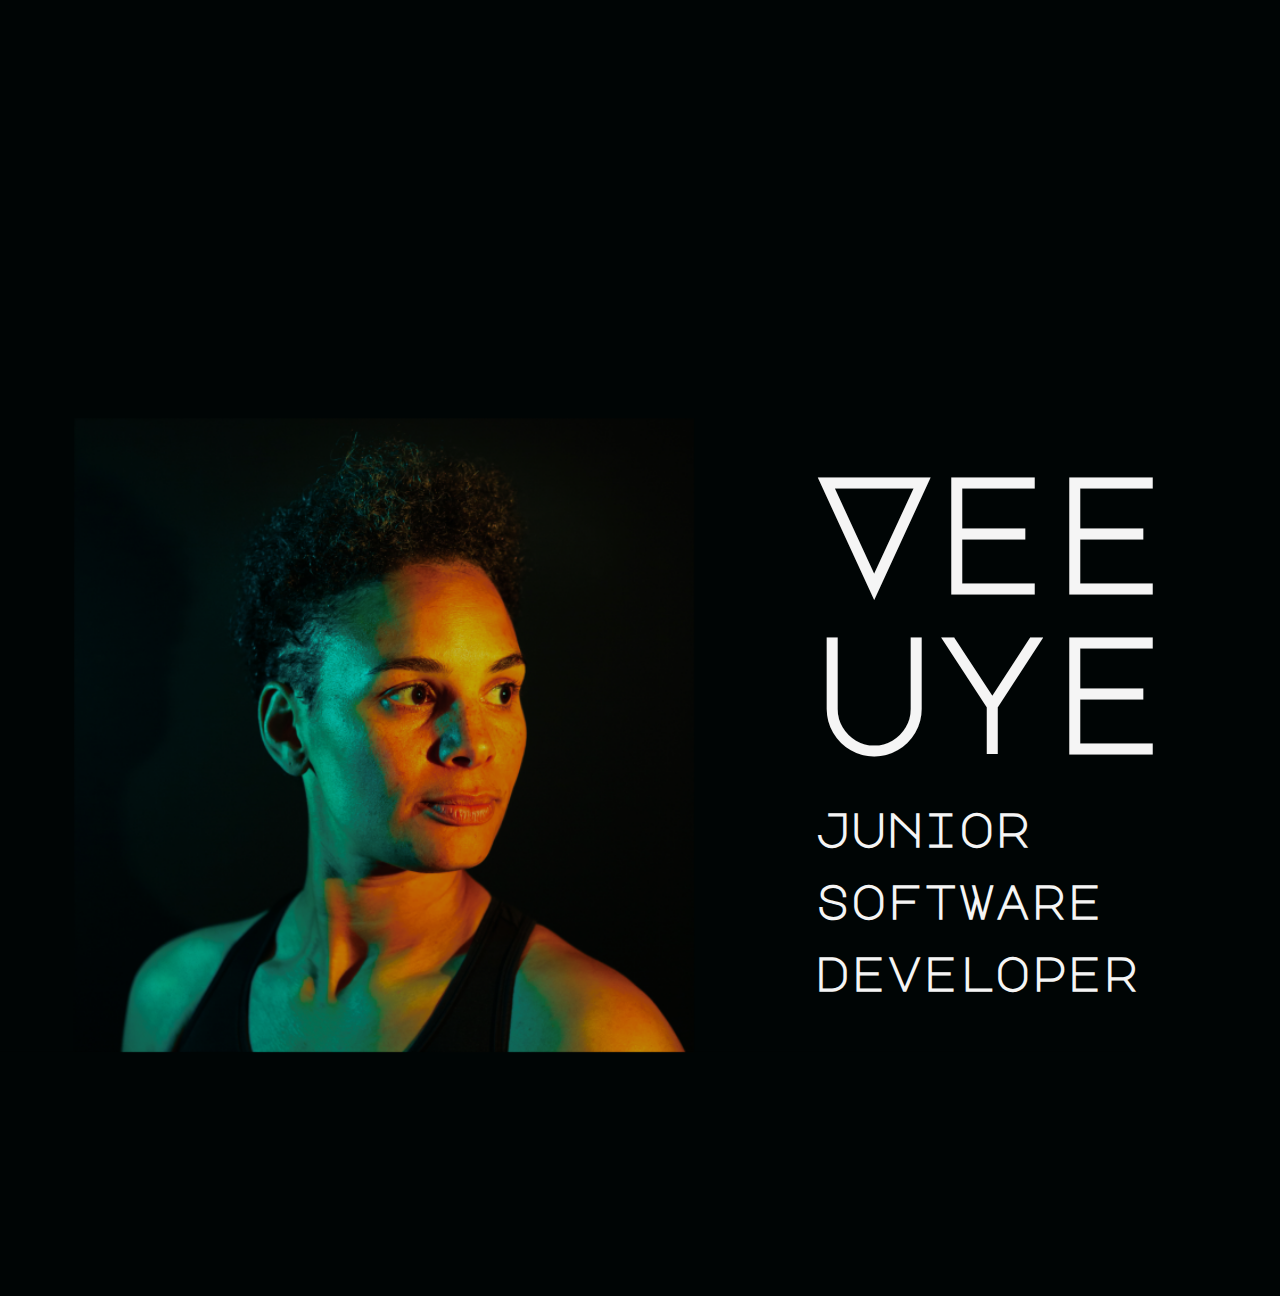
<file: index.html>
<!DOCTYPE html>
<html lang="en">
  <head>
    <meta charset="UTF-8" />
    <meta http-equiv="X-UA-Compatible" content="IE=edge" />
    <meta name="viewport" content="width=device-width, initial-scale=1.0" />
    <link rel="stylesheet" href="/css/styles.css" />
    <link rel="stylesheet" href="/css/normalise.css" />
    <link rel="preconnect" href="https://fonts.googleapis.com" />
    <link rel="preconnect" href="https://fonts.gstatic.com" crossorigin />
    <link
      href="https://fonts.googleapis.com/css2?family=Major+Mono+Display&family=Merriweather:wght@300&display=swap"
      rel="stylesheet"
    />
    <script src="text.js"></script>
    <title>Vee Uye</title>
  </head>
  <body>
    <div class="container">
      <div class="nav">
        <div class="nav-links"></div>
        <div class="logo"></div>
      </div>
      <div class="title-mobile">
        <h1 id="small-title">Vee uye</h1>
        <h2 id="small-subhead">junior software developer</h2>
      </div>
      <div class="splash">
        <div class="title-desktop">
          <h1 id="big-title">Vee uye</h1>
          <h2 id="big-subhead">junior software developer</h2>
        </div>
      </div>
      <div class="footer"></div>
    </div>
  </body>
</html>
</file>
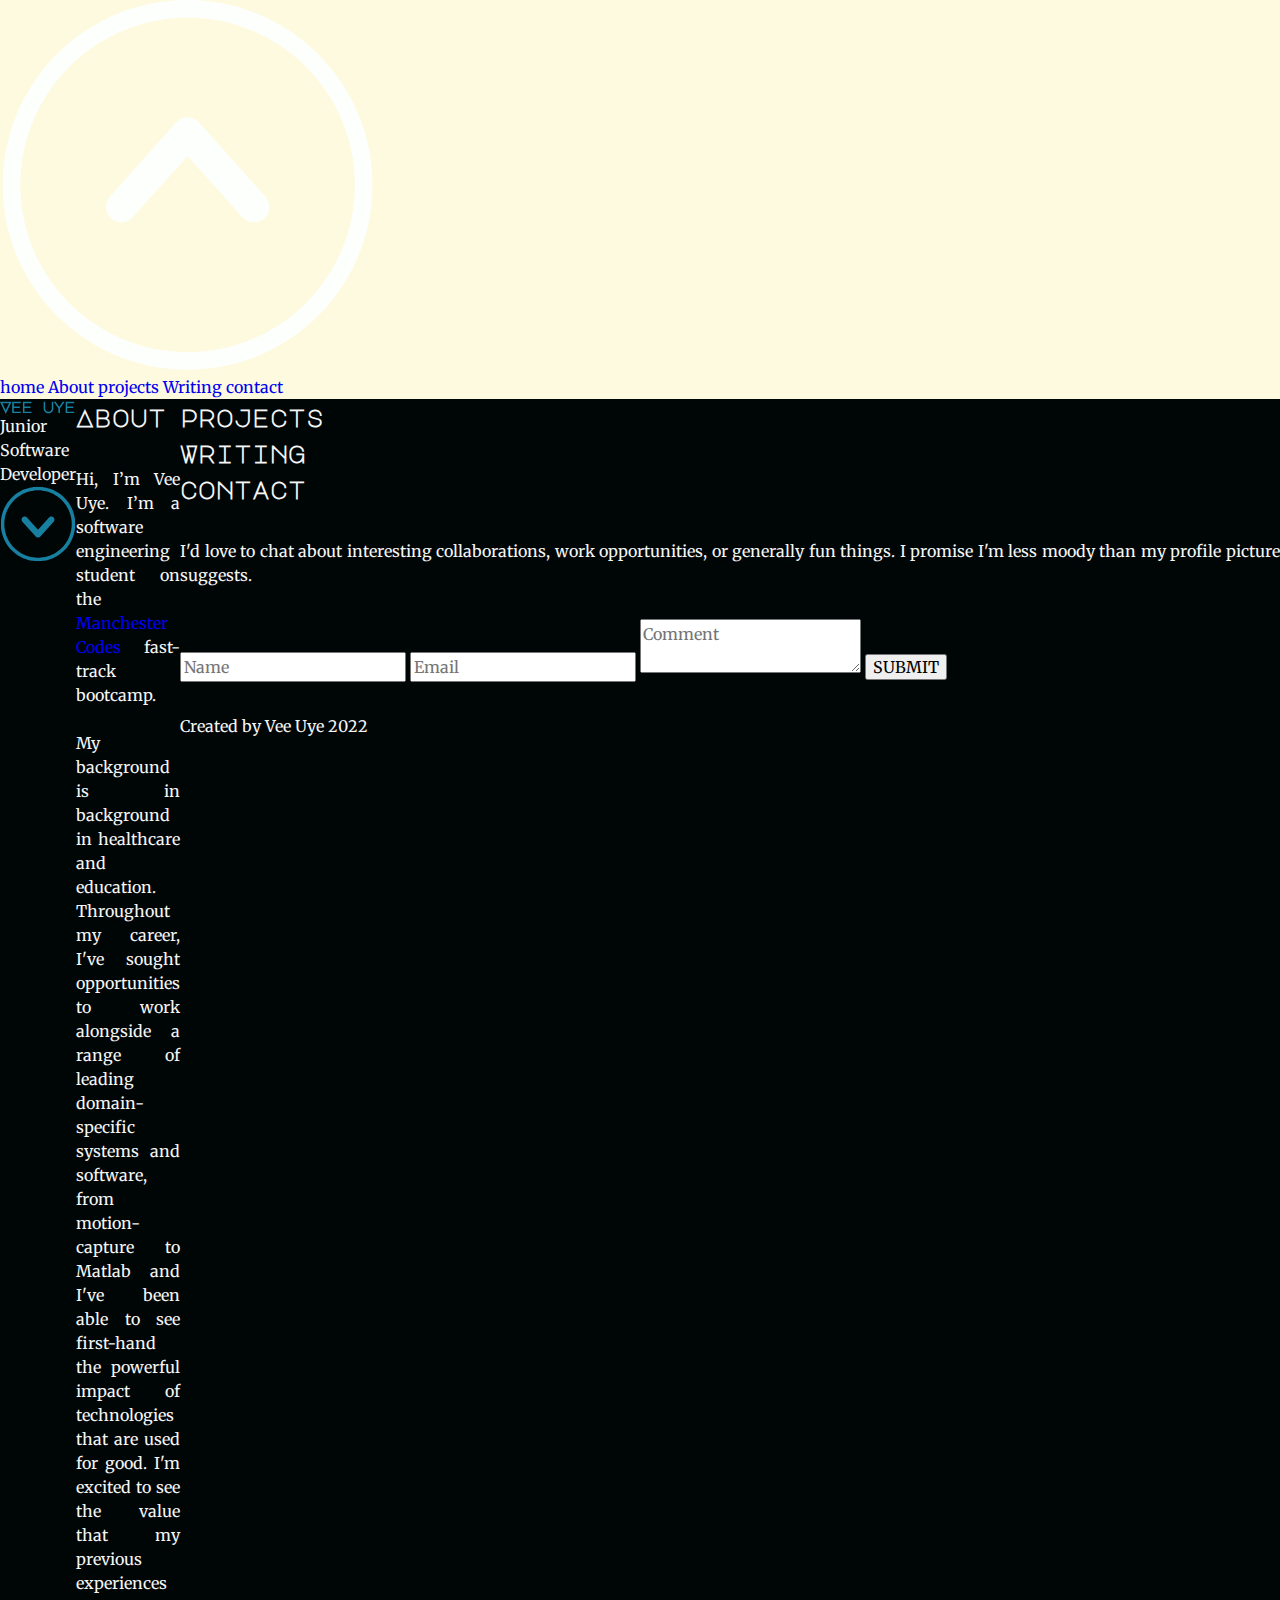
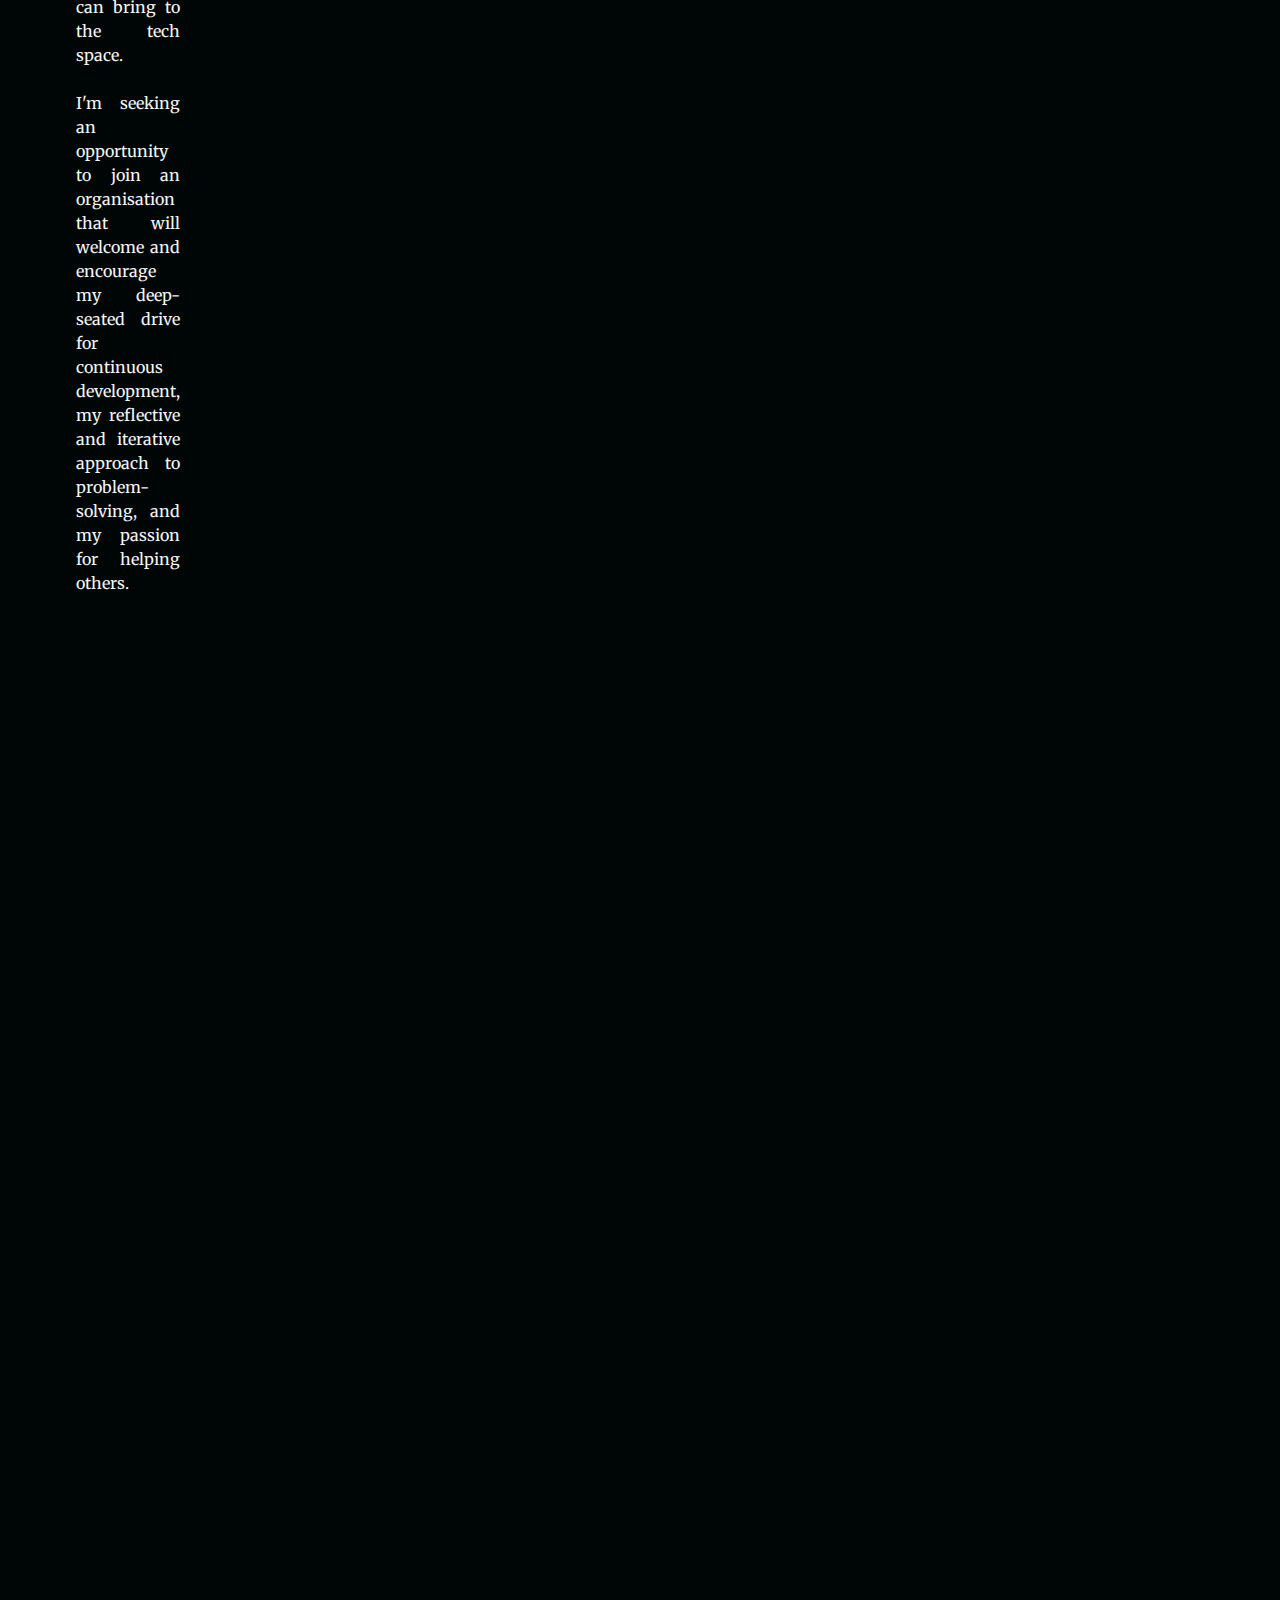
<file: index-old.html>
<!DOCTYPE html>
<html lang="en">
  <head>
    <meta charset="UTF-8" />
    <meta http-equiv="X-UA-Compatible" content="IE=edge" />
    <meta name="viewport" content="width=device-width, initial-scale=1.0" />
    <link rel="stylesheet" href="/css/styles.css" />
    <!-- <link rel="stylesheet" href="/css/normalise.css" /> -->
    <link rel="preconnect" href="https://fonts.googleapis.com" />
    <link rel="preconnect" href="https://fonts.gstatic.com" crossorigin />
    <link
      href="https://fonts.googleapis.com/css2?family=Major+Mono+Display&family=Merriweather:wght@300&display=swap"
      rel="stylesheet"
    />
    <script src="text.js"></script>
    <title>Vee Uye</title>
  </head>
  <body>
    <div id="myNav" class="overlay">
      <a href="#" class="closebtn" onclick="closeNav()"
        ><img src="./images/icons/menu-up-light.svg" alt="Close nav bar button"></a
      > <div class="overlay-content">
         <a href="#home" onclick="closeNav()" >home</a>
    <a href="#about" onclick="closeNav()" >About</a>
    <a href="#projects" onclick="closeNav()">projects</a>
    <a href="#writing" onclick="closeNav()">Writing</a>
    <a href="#contact" onclick="closeNav()">contact</a>
  </div>

</div>
    </div>
    <div class="container">
      <header class="main-header">
        <div class="logo"><div class="text-logo"><img src="./images/icons/logo-bold.svg" alt="Vee Uye text logo" /></div>
         <div class="tag-line">Junior Software Developer</div> 
        </div>
        <div class="main-nav" onclick="openNav()">
          <img
            src="./images/icons/menu-down-dark-blue.svg"
            alt="Open menu icon"
            class="menu-icon"
          />
        </div>
      </header>

      <div class="intro">
        <img 
          class="rounded-image"
          id="profile-img"
          src="./images/figma profile pic.jpeg"
          alt="Profile image of Vee Uye"
        />
      </div>

      <div id="about" class="about">
        <div><h2 class="main-h2">About</h2>
        <p>
          Hi, I’m Vee Uye. I’m a software engineering student on the <a href="https://www.manchestercodes.com/">Manchester Codes</a> fast-track bootcamp. <br><br>
          My background is in background in healthcare and education. Throughout my career, I've sought opportunities to work alongside a range of leading domain-specific systems and software, from motion-capture to Matlab and I've been able to see first-hand the powerful impact of technologies that are used for good. I'm excited to see the value that my previous experiences can bring to the tech space. <br><br>
          I'm seeking an opportunity to join an organisation that will welcome and encourage my deep-seated drive for continuous development, my reflective and iterative approach to problem-solving, and my passion for helping others. 
        </p>
        
      </div>
        
      </div>
      <div id="projects" class="projects"><h2 class="main-h2">projects</h2>
      
      <div id ="writing" class="writing"><h2 class="main-h2" >Writing
      </h2>
      <div id="contact" class="contact">
        <div class="contact-form">
          <h2 class="main-h2">contact</h2> <div class="socials"></div>
          <p> I'd love to chat about interesting collaborations, work opportunities, or generally fun things. I promise I'm less moody than my profile picture suggests.</p>
          </div>
          <form>      
  <input name="name" type="text" class="feedback-input" placeholder="Name" />   
  <input name="email" type="text" class="feedback-input" placeholder="Email" />
  <textarea name="text" class="feedback-input" placeholder="Comment"></textarea>
  <input type="submit" value="SUBMIT"/>
</form>
        </div>

       
      <div class="footer">
        <div class="credits"><p>Created by Vee Uye 2022</p></div>
      </div>
    </div>
  </body>
</html>
</file>
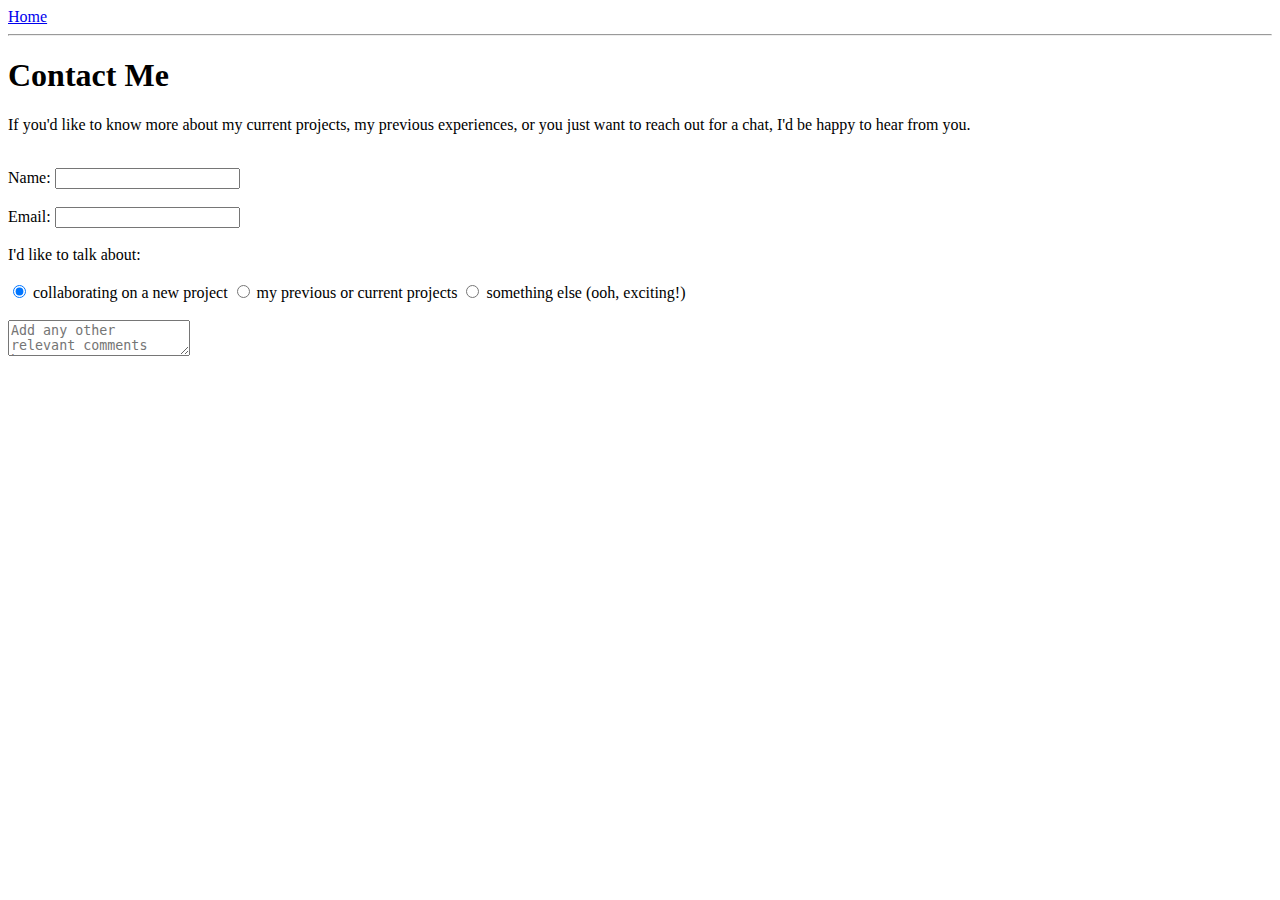
<file: pages/contact.html>
<!DOCTYPE html>
<html lang="en">
  <head>
    <meta charset="UTF-8" />
    <meta http-equiv="X-UA-Compatible" content="IE=edge" />
    <meta name="viewport" content="width=device-width, initial-scale=1.0" />
    <title>Contact</title>
  </head>
  <body>
    <nav><a href="../index.html">Home</a></nav>
    <hr />
    <h1>Contact Me</h1>
    <p>
      If you'd like to know more about my current projects, my previous experiences, or
      you just want to reach out for a chat, I'd be happy to hear from you.
    </p>
    <br>
    
      <label>
        Name:
        <input type="text" name="name" />
      </label>
      <br>
      <br>
      <label>
        Email:
        <input type="email" name="email" />
        <br>
        <br>
        <label> I'd like to talk about:
          <br>
          <br>
        <input type="radio" name="contact-reason" value="collaboration" checked="checked" /> collaborating on a new project
<input type="radio" name="contact-reason" value="projects" /> my previous or current projects
<input type="radio" name="contact-reason" value="work" /> something else (ooh, exciting!)
</label>
<br>
<br>
                <textarea name="comments" placeholder="Add any other relevant comments here"></textarea>
      
  </body>
</html>
</file>
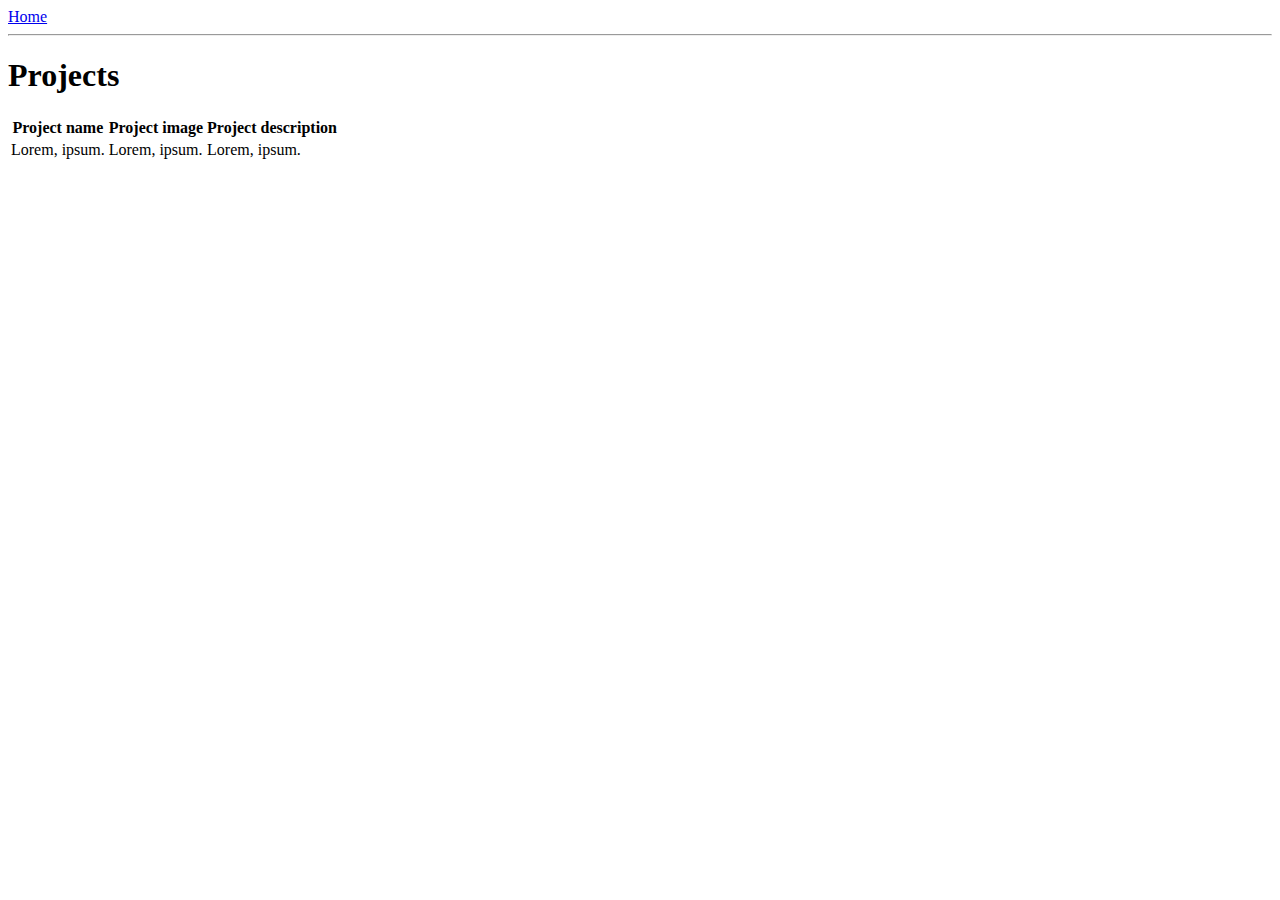
<file: pages/projects.html>
<!DOCTYPE html>
<html lang="en">
  <head>
    <meta charset="UTF-8" />
    <meta http-equiv="X-UA-Compatible" content="IE=edge" />
    <meta name="viewport" content="width=device-width, initial-scale=1.0" />
    <title>Projects</title>
  </head>
  <body>
    <nav><a href="../index.html">Home</a></nav>
    <hr />
    <h1>Projects</h1>
    <section>
      <table>
        <thead>
          <tr>
            <th>Project name</th>
            <th>Project image</th>
            <th>Project description</th>
          </tr>
        </thead>
        <tr>
          <td>Lorem, ipsum.</td>
          <td>Lorem, ipsum.</td>
          <td>Lorem, ipsum.</td>
        </tr>
      </table>
    </section>
  </body>
</html>
</file>
<file: css/styles.css>
/* 
  1. Use a more-intuitive box-sizing model.
*/
*,
*::before,
*::after {
  box-sizing: border-box;
}
/*
  2. Remove default margin
*/
* {
  margin: 0;
}
/*
  3. Allow percentage-based heights in the application
*/
html,
body {
  height: 100%;
}
/*
  Typographic tweaks!
  4. Add accessible line-height
  5. Improve text rendering
*/
body {
  line-height: 1.5;
  -webkit-font-smoothing: antialiased;
}
/*
  6. Improve media defaults
*/
img,
picture,
video,
canvas,
svg {
  display: block;
  max-width: 100%;
}
/*
  7. Remove built-in form typography styles
*/
input,
button,
textarea,
select {
  font: inherit;
}
/*
  8. Avoid text overflows
*/
p,
h1,
h2,
h3,
h4,
h5,
h6 {
  overflow-wrap: break-word;
}
/*
  9. Create a root stacking context
*/
#root,
#__next {
  isolation: isolate;
}
/* my css */

body {
  background-color: #fefae0;
  font-family: "Merriweather", serif;
  color: whitesmoke;
}

h1,
h2 {
  font-family: "Major Mono Display", monospace;
}

#small-title {
  font-size: 3rem;
}

#small-subhead {
  font-size: 1em;
}
p {
  text-align: justify;
  padding-top: 2rem;
  padding-bottom: 2rem;
}
a {
  text-decoration: none;
}

a:visited {
  color: #5c4d7d;
}

.container {
  background-color: #000505;
  display: grid;
  grid-template-columns: 1fr 1fr 1fr 1fr 1fr 1fr 1fr 1fr 1fr 1fr 1fr 1fr;
  grid-template-rows: 5vh 18vh 50vh 10vh;
  gap: 0px 0px;
  grid-auto-flow: row;
  grid-template-areas:
    ". nav . . . . . . . . . ."
    ". . title-mobile title-mobile title-mobile title-mobile title-mobile title-mobile title-mobile title-mobile . ."
    "splash splash splash splash splash splash splash splash splash splash splash splash"
    ". footer . . . . . . . . . .";
}

.nav {
  display: grid;
  grid-template-columns: 1fr 1fr;
  grid-template-rows: 1fr 1fr;
  gap: 0px 0px;
  grid-auto-flow: row;
  grid-template-areas:
    ". ."
    "logo nav-links";
  grid-area: nav;
}

.nav-links {
  justify-self: end;
  align-self: end;
  grid-area: nav-links;
}

.logo {
  justify-self: start;
  align-self: end;
  grid-area: logo;
}

.splash {
  background-image: url("/images/profile-images/profile-image-small.png");
  background-repeat: no-repeat;
  background-size: contain;
  display: grid;
  grid-template-columns: 25vh;
  /* grid-template-rows: 50vh; */
  grid-template-rows: minmax(20vh, 90vh);
  gap: 0px 0px;
  grid-auto-flow: row;
  grid-template-areas: ". .";
  grid-area: splash;
}

.title-mobile {
  grid-area: title-mobile;
}

.title-desktop {
  grid-area: title-desktop;
  display: none;
}

.footer {
  grid-area: footer;
}

/* end of new layout */

/* mobile first in mind */
@media only screen and (min-width: 735px) {
  #big-title {
    font-size: 6em;
    margin: 0;
    line-height: 1em;
    margin-top: 1em;
  }

  #big-subhead {
    font-size: 1.65em;
    margin-top: 0.5em;
  }
  .container {
    grid-template-columns: 0.3fr 2.4fr 0.3fr;
    grid-template-rows: 5vh 35vh 50vh 10vh;
    grid-template-areas:
      ". nav . . . . . . . . . ."
      "splash splash splash splash splash splash splash splash splash splash splash ."
      ". footer . . . . . . . . . .";
  }

  .splash {
    background-image: url("/images/profile-images/profile-image-big.png");
    background-repeat: no-repeat;
    background-size: contain;
    grid-template-columns:
      1fr 1fr 1fr 1fr 1fr 1fr 1fr 1fr minmax(auto, 20vw) minmax(auto, 20vw) 1fr
      1fr;
    /* grid-template-rows: minmax(20vh, 90vh); */
    gap: 0px 0px;
    justify-content: end;
    /* grid-auto-flow: row; */
    grid-template-areas: ". . . . . . . . title-desktop title-desktop . .";
  }

  .title-mobile {
    display: none;
  }

  .title-desktop {
    display: grid;
    align-self: center;
    justify-content: end;
  }
}

@media only screen and (min-width: 1200px) {
  #big-title {
    font-size: 10em;
    margin: 0;
    line-height: 1em;
    margin-top: 1em;
  }

  #big-subhead {
    font-size: 3em;
  }
  .container {
    grid-template-columns: 0.3fr 2.4fr 0.3fr;
    grid-template-rows: 0.3fr 1fr 0.3fr;
    grid-template-areas:
      ". nav . . . . . . . . . ."
      "splash splash splash splash splash splash splash splash splash splash splash ."
      ". footer . . . . . . . . . .";
  }

  .splash {
    background-image: url("/images/profile-images/profile-image-big.png");
    background-repeat: no-repeat;
    background-size: contain;
    grid-template-columns:
      1fr 1fr 1fr 1fr 1fr 1fr 1fr 1fr 1fr 1fr minmax(auto, 30vw)
      1fr;
    /* grid-template-rows: minmax(20vh, 90vh); */
    gap: 0px 0px;
    justify-content: end;
    /* grid-auto-flow: row; */
    grid-template-areas: ". . . . . . . . . . title-desktop .";
  }

  .title-mobile {
    display: none;
  }

  .title-desktop {
    display: grid;
    align-self: center;
    justify-content: end;
  }
}
</file>
<file: css/normalise.css>
/*! normalize.css v8.0.1 | MIT License | github.com/necolas/normalize.css */

/* Document
   ========================================================================== */

/**
 * 1. Correct the line height in all browsers.
 * 2. Prevent adjustments of font size after orientation changes in iOS.
 */

html {
  line-height: 1.15; /* 1 */
  -webkit-text-size-adjust: 100%; /* 2 */
}

/* Sections
   ========================================================================== */

/**
 * Remove the margin in all browsers.
 */

body {
  margin: 0;
}

/**
 * Render the `main` element consistently in IE.
 */

main {
  display: block;
}

/**
 * Correct the font size and margin on `h1` elements within `section` and
 * `article` contexts in Chrome, Firefox, and Safari.
 */

/* h1 {
  font-size: 3em;
  /* margin: 0.67em 0; */
/* } */

/* Grouping content
   ========================================================================== */

/**
 * 1. Add the correct box sizing in Firefox.
 * 2. Show the overflow in Edge and IE.
 */

hr {
  box-sizing: content-box; /* 1 */
  height: 0; /* 1 */
  overflow: visible; /* 2 */
}

/**
 * 1. Correct the inheritance and scaling of font size in all browsers.
 * 2. Correct the odd `em` font sizing in all browsers.
 */

pre {
  font-family: monospace, monospace; /* 1 */
  font-size: 1em; /* 2 */
}

/* Text-level semantics
   ========================================================================== */

/**
 * Remove the gray background on active links in IE 10.
 */

a {
  background-color: transparent;
}

/**
 * 1. Remove the bottom border in Chrome 57-
 * 2. Add the correct text decoration in Chrome, Edge, IE, Opera, and Safari.
 */

abbr[title] {
  border-bottom: none; /* 1 */
  text-decoration: underline; /* 2 */
  text-decoration: underline dotted; /* 2 */
}

/**
 * Add the correct font weight in Chrome, Edge, and Safari.
 */

b,
strong {
  font-weight: bolder;
}

/**
 * 1. Correct the inheritance and scaling of font size in all browsers.
 * 2. Correct the odd `em` font sizing in all browsers.
 */

code,
kbd,
samp {
  font-family: monospace, monospace; /* 1 */
  font-size: 1em; /* 2 */
}

/**
 * Add the correct font size in all browsers.
 */

small {
  font-size: 80%;
}

/**
 * Prevent `sub` and `sup` elements from affecting the line height in
 * all browsers.
 */

sub,
sup {
  font-size: 75%;
  line-height: 0;
  position: relative;
  vertical-align: baseline;
}

sub {
  bottom: -0.25em;
}

sup {
  top: -0.5em;
}

/* Embedded content
   ========================================================================== */

/**
 * Remove the border on images inside links in IE 10.
 */

img {
  border-style: none;
}

/* Forms
   ========================================================================== */

/**
 * 1. Change the font styles in all browsers.
 * 2. Remove the margin in Firefox and Safari.
 */

button,
input,
optgroup,
select,
textarea {
  font-family: inherit; /* 1 */
  font-size: 100%; /* 1 */
  line-height: 1.15; /* 1 */
  margin: 0; /* 2 */
}

/**
 * Show the overflow in IE.
 * 1. Show the overflow in Edge.
 */

button,
input {
  /* 1 */
  overflow: visible;
}

/**
 * Remove the inheritance of text transform in Edge, Firefox, and IE.
 * 1. Remove the inheritance of text transform in Firefox.
 */

button,
select {
  /* 1 */
  text-transform: none;
}

/**
 * Correct the inability to style clickable types in iOS and Safari.
 */

button,
[type="button"],
[type="reset"],
[type="submit"] {
  -webkit-appearance: button;
}

/**
 * Remove the inner border and padding in Firefox.
 */

button::-moz-focus-inner,
[type="button"]::-moz-focus-inner,
[type="reset"]::-moz-focus-inner,
[type="submit"]::-moz-focus-inner {
  border-style: none;
  padding: 0;
}

/**
 * Restore the focus styles unset by the previous rule.
 */

button:-moz-focusring,
[type="button"]:-moz-focusring,
[type="reset"]:-moz-focusring,
[type="submit"]:-moz-focusring {
  outline: 1px dotted ButtonText;
}

/**
 * Correct the padding in Firefox.
 */

fieldset {
  padding: 0.35em 0.75em 0.625em;
}

/**
 * 1. Correct the text wrapping in Edge and IE.
 * 2. Correct the color inheritance from `fieldset` elements in IE.
 * 3. Remove the padding so developers are not caught out when they zero out
 *    `fieldset` elements in all browsers.
 */

legend {
  box-sizing: border-box; /* 1 */
  color: inherit; /* 2 */
  display: table; /* 1 */
  max-width: 100%; /* 1 */
  padding: 0; /* 3 */
  white-space: normal; /* 1 */
}

/**
 * Add the correct vertical alignment in Chrome, Firefox, and Opera.
 */

progress {
  vertical-align: baseline;
}

/**
 * Remove the default vertical scrollbar in IE 10+.
 */

textarea {
  overflow: auto;
}

/**
 * 1. Add the correct box sizing in IE 10.
 * 2. Remove the padding in IE 10.
 */

[type="checkbox"],
[type="radio"] {
  box-sizing: border-box; /* 1 */
  padding: 0; /* 2 */
}

/**
 * Correct the cursor style of increment and decrement buttons in Chrome.
 */

[type="number"]::-webkit-inner-spin-button,
[type="number"]::-webkit-outer-spin-button {
  height: auto;
}

/**
 * 1. Correct the odd appearance in Chrome and Safari.
 * 2. Correct the outline style in Safari.
 */

[type="search"] {
  -webkit-appearance: textfield; /* 1 */
  outline-offset: -2px; /* 2 */
}

/**
 * Remove the inner padding in Chrome and Safari on macOS.
 */

[type="search"]::-webkit-search-decoration {
  -webkit-appearance: none;
}

/**
 * 1. Correct the inability to style clickable types in iOS and Safari.
 * 2. Change font properties to `inherit` in Safari.
 */

::-webkit-file-upload-button {
  -webkit-appearance: button; /* 1 */
  font: inherit; /* 2 */
}

/* Interactive
   ========================================================================== */

/*
 * Add the correct display in Edge, IE 10+, and Firefox.
 */

details {
  display: block;
}

/*
 * Add the correct display in all browsers.
 */

summary {
  display: list-item;
}

/* Misc
   ========================================================================== */

/**
 * Add the correct display in IE 10+.
 */

template {
  display: none;
}

/**
 * Add the correct display in IE 10.
 */

[hidden] {
  display: none;
}
</file>
